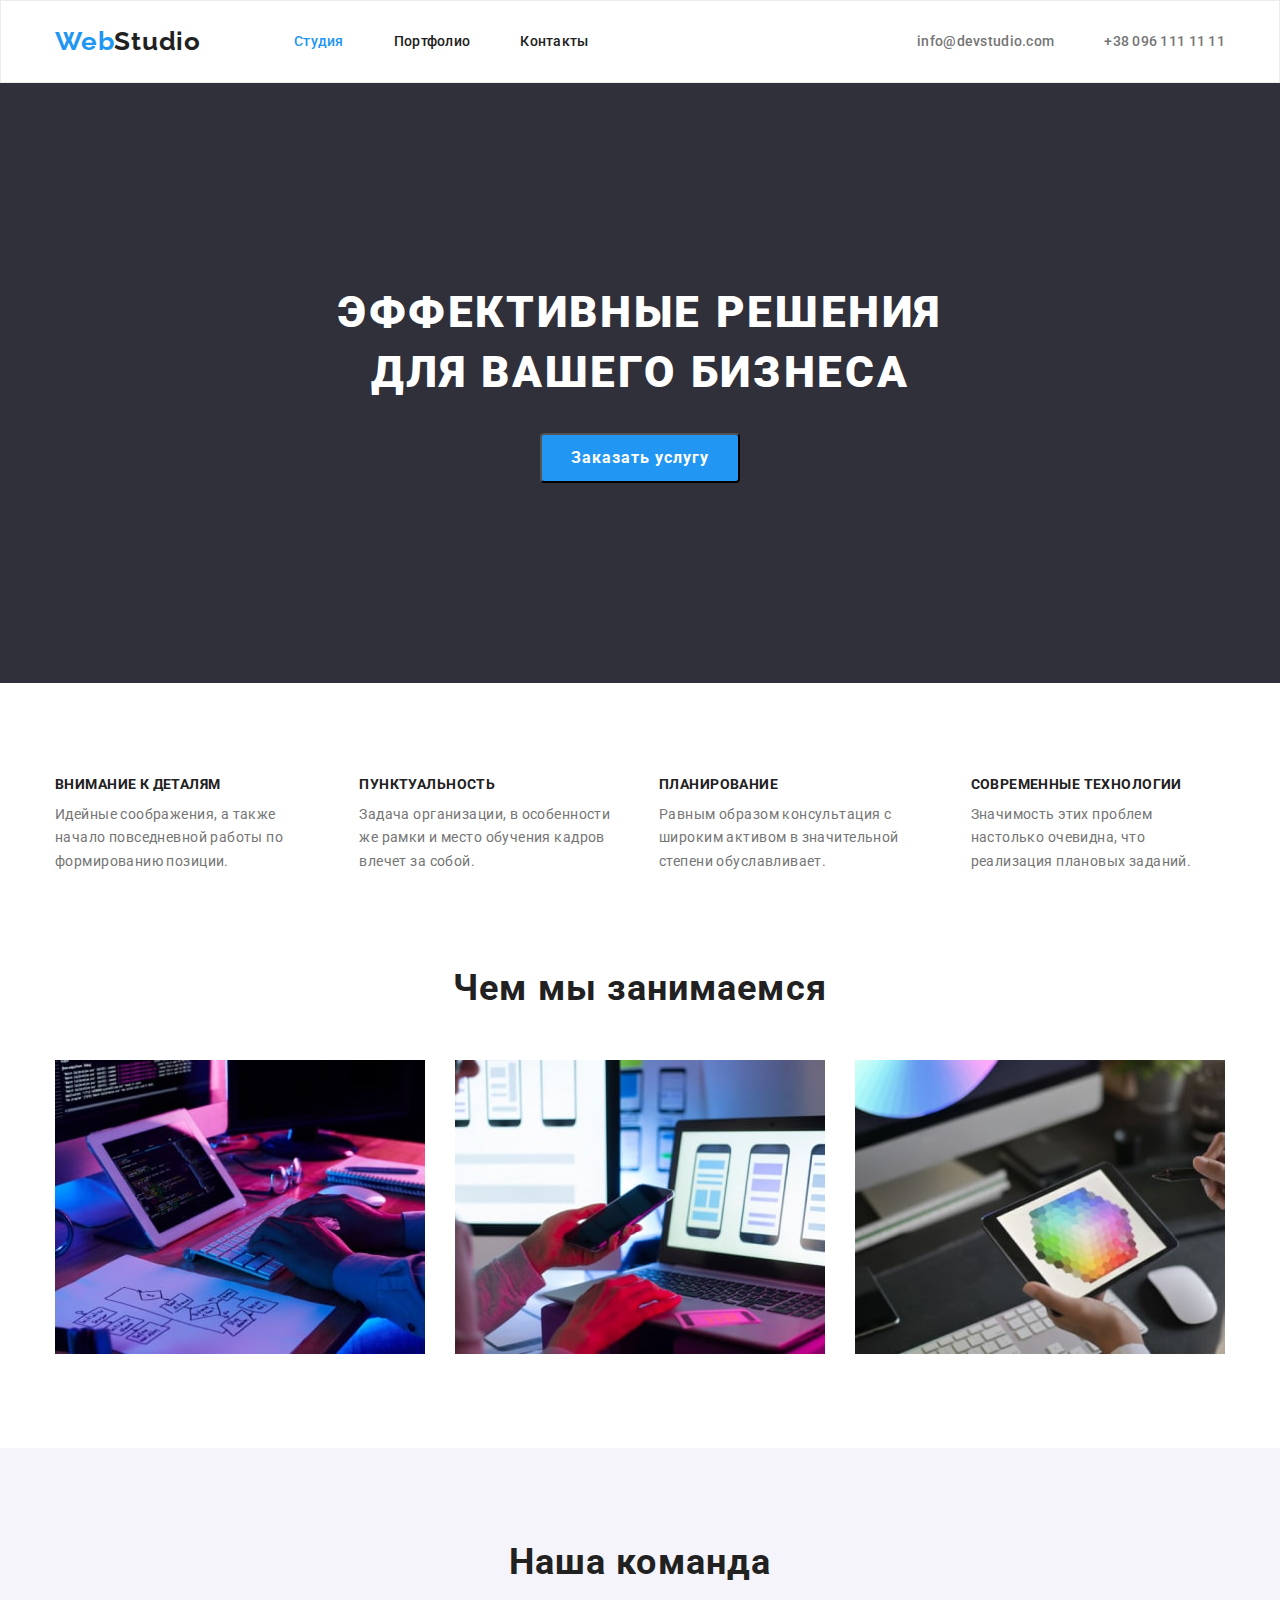
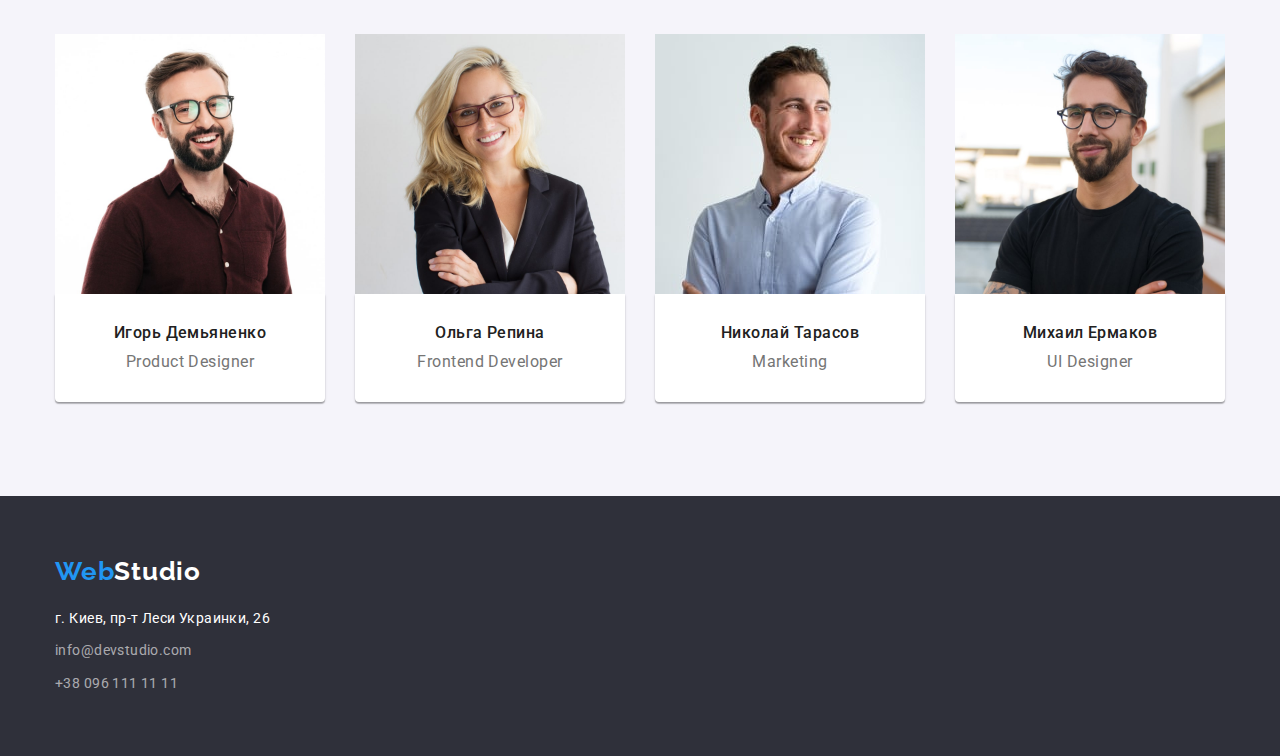
<file: index.html>
<!DOCTYPE html>
<html lang="ru">
  <head>
    <meta charset="UTF-8" />
    <meta http-equiv="X-UA-Compatible" content="IE=edge" />
    <meta name="viewport" content="width=device-width, initial-scale=1.0" />
    <title lang="en">WebStudio</title>
    <link rel="preconnect" href="https://fonts.googleapis.com" />
    <link rel="preconnect" href="https://fonts.gstatic.com" crossorigin />
    <link
      href="https://fonts.googleapis.com/css2?family=Raleway:wght@700&family=Roboto:wght@400;500;700;900&display=swap"
      rel="stylesheet"
    />
    <link
      rel="stylesheet"
      href="https://cdnjs.cloudflare.com/ajax/libs/modern-normalize/1.0.0/modern-normalize.min.css"
    />
    <link rel="stylesheet" href="./css/styless.css" />
  </head>

  <body>
    <!--  header -->

    <header class="header">
      <div class="container header-container">
        <nav class="nav-container">
          <a lang="en" href="./index.html" class="link logo logo-header"
            >Web<span class="accent-header">Studio</span>
          </a>

          <ul class="header-list">
            <li class="item">
              <a href="./index.html" class="current header-navigation link">Студия</a>
            </li>

            <li class="item">
              <a href="./portfolio.html" class="header-navigation link">Портфолио</a>
            </li>

            <li class="item">
              <a href="" class="header-navigation link">Контакты</a>
            </li>
          </ul>
        </nav>
        <ul class="header-contact-list list">
          <li class="item">
            <a href="mailto:info@devstudio.com" class="header-contact-item link"
              >info@devstudio.com
            </a>
          </li>

          <li class="item">
            <a href="tel:+380961111111" class="header-contact-item link">+38 096 111 11 11</a>
          </li>
        </ul>
      </div>
    </header>

    <!--------Hero------->
    <main>
      <section class="hero">
        <div class="container hero-container">
          <h1 class="hero-title">ЭФФЕКТИВНЫЕ РЕШЕНИЯ ДЛЯ ВАШЕГО БИЗНЕСА</h1>
          <button type="button" class="hero-btn">Заказать услугу</button>
        </div>
      </section>

      <!-------почему мы-------->
      <section class="about section about-section">
        <div class="container">
          <h2 class="visually-hidden">почему мы</h2>
          <ul class="about-list about-list-container">
            <li class="about-list-item">
              <h3 class="about-list-title">ВНИМАНИЕ К ДЕТАЛЯМ</h3>
              <p class="about-list-text">
                Идейные соображения, а также начало повседневной работы по формированию позиции.
              </p>
            </li>
            <li class="about-list-item">
              <h3 class="about-list-title">ПУНКТУАЛЬНОСТЬ</h3>
              <p class="about-list-text">
                Задача организации, в особенности же рамки и место обучения кадров влечет за собой.
              </p>
            </li>
            <li class="about-list-item">
              <h3 class="about-list-title">ПЛАНИРОВАНИЕ</h3>
              <p class="about-list-text">
                Равным образом консультация с широким активом в значительной степени обуславливает.
              </p>
            </li>
            <li class="about-list-item">
              <h3 class="about-list-title">СОВРЕМЕННЫЕ ТЕХНОЛОГИИ</h3>
              <p class="about-list-text">
                Значимость этих проблем настолько очевидна, что реализация плановых заданий.
              </p>
            </li>
          </ul>
        </div>
      </section>
      <!--------Чем мы занимаемся ------->
      <section class="work section">
        <div class="container">
          <h2 class="work-title">Чем мы занимаемся</h2>
          <ul class="work-list">
            <li class="work-list-item">
              <img src="./img/box1-min.jpg" alt="клавиатура" width="370" height="294" />
            </li>
            <li class="work-list-item">
              <img src="./img/box2-min.jpg" alt="телефон" width="370" height="294" />
            </li>
            <li class="work-list-item">
              <img src="./img/box3-min.jpg" alt="планшет" width="370" height="294" />
            </li>
          </ul>
        </div>
      </section>

      <!---------------------team------------->
      <section class="section team">
        <div class="container">
          <h2 class="team-title">Наша команда</h2>
          <ul class="team-list">
            <li class="team-list-item">
              <img src="./img/team/img-min.jpg" alt="Игорь Демьяненко" width="270" height="260" />
              <div class="team-card-content">
                <h3 class="team-list-title">Игорь Демьяненко</h3>
                <p lang="en" class="team-list-text">Product Designer</p>
              </div>
            </li>
            <li class="team-list-item">
              <img src="./img/team/img(1)-min.jpg" alt="Ольга Репина" width="270" height="260" />
              <div class="team-card-content">
                <h3 class="team-list-title">Ольга Репина</h3>
                <p lang="en" class="team-list-text">Frontend Developer</p>
              </div>
            </li>

            <li class="team-list-item">
              <img src="./img/team/img(2)-min.jpg" alt="Николай Тарасов" width="270" height="260" />
              <div class="team-card-content">
                <h3 class="team-list-title">Николай Тарасов</h3>
                <p lang="en" class="team-list-text">Marketing</p>
              </div>
            </li>
            <li class="team-list-item">
              <img src="./img/team/img(3)-min.jpg" alt="Михаил Ермаков" width="270" height="260" />
              <div class="team-card-content">
                <h3 class="team-list-title">Михаил Ермаков</h3>
                <p lang="en" class="team-list-text">UI Designer</p>
              </div>
            </li>
          </ul>
        </div>
      </section>
    </main>
    <!--------------------footer----------------->
    <footer class="footer-section">
      <div class="container">
        <a href="./index.html" class="logo link">Web<span class="accent-footer">Studio</span></a>

        <div class="footer-addres-box">
          <address class="footer-address">г. Киев, пр-т Леси Украинки, 26</address>
          <ul class="">
            <li class="footer-contact-item">
              <a href="mailto:info@devstudio.com" class="footer-contact link"
                >info@devstudio.com
              </a>
            </li>
            <li class="footer-contact-item">
              <a href="tel:+380961111111" class="footer-contact link">+38 096 111 11 11</a>
            </li>
          </ul>
        </div>
      </div>
    </footer>
  </body>
</html>
</file>
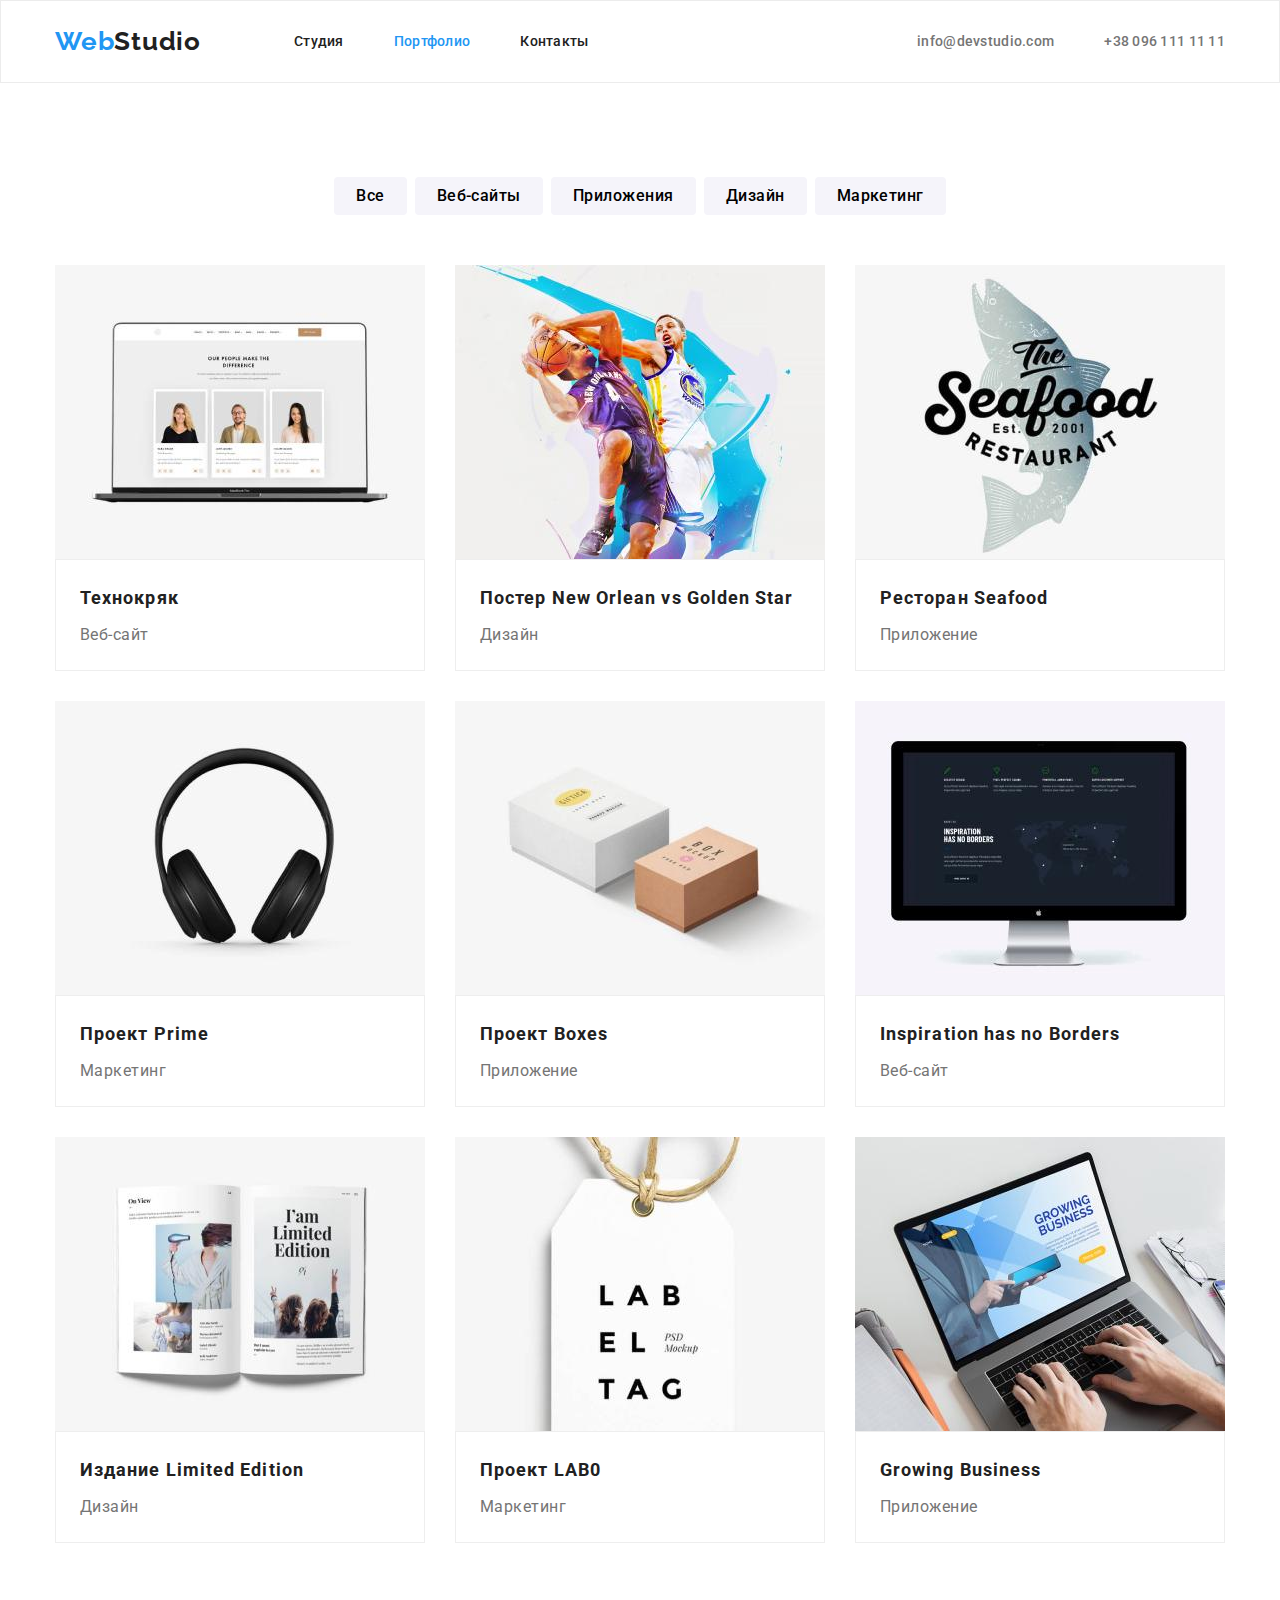
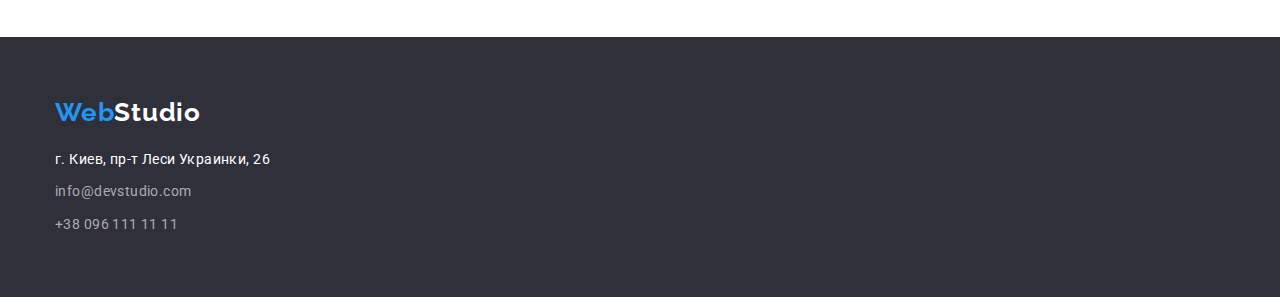
<file: portfolio.html>
<!DOCTYPE html>
<html lang="ru">
  <head>
    <meta charset="UTF-8" />
    <meta http-equiv="X-UA-Compatible" content="IE=edge" />
    <meta name="viewport" content="width=device-width, initial-scale=1.0" />
    <title lang="en">WebStudio</title>
    <link rel="preconnect" href="https://fonts.googleapis.com" />
    <link rel="preconnect" href="https://fonts.gstatic.com" crossorigin />
    <link
      href="https://fonts.googleapis.com/css2?family=Raleway:wght@700&family=Roboto:wght@400;500;700;900&display=swap"
      rel="stylesheet"
    />
    <link
      rel="stylesheet"
      href="https://cdnjs.cloudflare.com/ajax/libs/modern-normalize/1.0.0/modern-normalize.min.css"
    />

    <link rel="stylesheet" href="./css/styless.css" />
  </head>

  <body>
    <!--  header -->

    <header class="header">
      <div class="container header-container">
        <nav class="nav-container">
          <a lang="en" href="./index.html" class="link logo logo-header"
            >Web<span class="accent-header">Studio</span>
          </a>

          <ul class="header-list">
            <li class="item">
              <a href="./index.html" class="header-navigation link">Студия</a>
            </li>

            <li class="item">
              <a href="./portfolio.html" class="current header-navigation link">Портфолио</a>
            </li>

            <li class="item">
              <a href="" class="header-navigation link">Контакты</a>
            </li>
          </ul>
        </nav>
        <ul class="header-contact-list list">
          <li class="item">
            <a href="mailto:info@devstudio.com" class="header-contact-item link"
              >info@devstudio.com
            </a>
          </li>

          <li class="item">
            <a href="tel:+380961111111" class="header-contact-item link">+38 096 111 11 11</a>
          </li>
        </ul>
      </div>
    </header>

    <main>
      <!-- -----------hero---------- -->
      <section class="section portfolio-hero">
        <div class="container">
          <h2 class="visually-hidden">portfolio></h2>
          <ul class="btn-list list">
            <li class="list-btn-item">
              <button type="button" class="btn-item">Все</button>
            </li>
            <li class="list-btn-item">
              <button type="button" class="btn-item">Веб-сайты</button>
            </li>
            <li class="list-btn-item">
              <button type="button" class="btn-item">Приложения</button>
            </li>
            <li class="list-btn-item">
              <button type="button" class="btn-item">Дизайн</button>
            </li>
            <li class="list-btn-item">
              <button type="button" class="btn-item">Маркетинг</button>
            </li>
          </ul>

          <ul class="portfolio-card-list">
            <li class="portfolio-card-item">
              <div class="porfolio-card-container">
                <img
                  src="./img/img-portfolio/img-1.jpg"
                  alt="Веб-сайт Технокряк"
                  width="370"
                  height="294"
                />
                <div class="portfolio-card-description">
                  <h2 class="portfolio-item-title">Технокряк</h2>
                  <p class="portfolio-item-text">Веб-сайт</p>
                </div>
              </div>
            </li>
            <li class="portfolio-card-item">
              <div class="porfolio-card-container">
                <img
                  src="./img/img-portfolio/img-2.jpg"
                  alt="Постер к матчу баскетбольной команды "
                  width="370"
                  height="294"
                />
                <div class="portfolio-card-description">
                  <h2 class="portfolio-item-title">
                    Постер <span lang="en">New Orlean vs Golden Star</span>
                  </h2>
                  <p class="portfolio-item-text">Дизайн</p>
                </div>
              </div>
            </li>
            <li class="portfolio-card-item">
              <div class="porfolio-card-container">
                <img
                  src="./img/img-portfolio/img-3.jpg"
                  alt="Ресторан с морепродуктами"
                  width="370"
                  height="294"
                />
                <div class="portfolio-card-description">
                  <h2 class="portfolio-item-title">Ресторан <span lang="en">Seafood</span></h2>
                  <p class="portfolio-item-text">Приложение</p>
                </div>
              </div>
            </li>
            <li class="portfolio-card-item">
              <div class="porfolio-card-container">
                <img src="./img/img-portfolio/img-4.jpg" alt="Наушники" width="370" height="294" />
                <div class="portfolio-card-description">
                  <h2 class="portfolio-item-title">Проект <span lang="en">Prime</span></h2>
                  <p class="portfolio-item-text">Маркетинг</p>
                </div>
              </div>
            </li>
            <li class="portfolio-card-item">
              <div class="porfolio-card-container">
                <img
                  src="./img/img-portfolio/img-5.jpg"
                  alt="Проект Коробки"
                  width="370"
                  height="294"
                />
                <div class="portfolio-card-description">
                  <h2 class="portfolio-item-title">Проект <span lang="en">Boxes</span></h2>
                  <p class="portfolio-item-text">Приложение</p>
                </div>
              </div>
            </li>
            <li class="portfolio-card-item">
              <div class="porfolio-card-container">
                <img
                  src="./img/img-portfolio/img-6.jpg"
                  alt="Сайт: у вдохновения нет границ"
                  width="370"
                  height="294"
                />
                <div class="portfolio-card-description">
                  <h2 class="portfolio-item-title">
                    <span lang="en"></span>Inspiration has no Borders
                  </h2>
                  <p class="portfolio-item-text">Веб-сайт</p>
                </div>
              </div>
            </li>
            <li class="portfolio-card-item">
              <div class="porfolio-card-container">
                <img
                  src="./img/img-portfolio/img-7.jpg"
                  alt="Дизайн журнала"
                  width="370"
                  height="294"
                />
                <div class="portfolio-card-description">
                  <h2 class="portfolio-item-title">
                    Издание <span lang="en">Limited Edition</span>
                  </h2>
                  <p class="portfolio-item-text">Дизайн</p>
                </div>
              </div>
            </li>
            <li class="portfolio-card-item">
              <div class="porfolio-card-container">
                <img
                  src="./img/img-portfolio/img-8.jpg"
                  alt="маркетинговый проект"
                  width="370"
                  height="294"
                />
                <div class="portfolio-card-description">
                  <h2 class="portfolio-item-title">Проект <span lang="en">LAB0</span></h2>
                  <p class="portfolio-item-text">Маркетинг</p>
                </div>
              </div>
            </li>
            <li class="portfolio-card-item">
              <div class="porfolio-card-container">
                <img
                  src="./img/img-portfolio/img-9.jpg"
                  alt="Приложение: растущий бизнес"
                  width="370"
                  height="294"
                />
                <div class="portfolio-card-description">
                  <h2 class="portfolio-item-title">
                    <span lang="en">Growing Business</span>
                  </h2>
                  <p class="portfolio-item-text">Приложение</p>
                </div>
              </div>
            </li>
          </ul>
        </div>
      </section>
    </main>
    <!--------------------footer----------------->
    <footer class="footer-section">
      <div class="container">
        <a href="./index.html" class="logo link">Web<span class="accent-footer">Studio</span></a>

        <div class="footer-addres-box">
          <address class="footer-address">г. Киев, пр-т Леси Украинки, 26</address>
          <ul class="">
            <li class="footer-contact-item">
              <a href="mailto:info@devstudio.com" class="footer-contact link"
                >info@devstudio.com
              </a>
            </li>
            <li class="footer-contact-item">
              <a href="tel:+380961111111" class="footer-contact link">+38 096 111 11 11</a>
            </li>
          </ul>
        </div>
      </div>
    </footer>
  </body>
</html>
</file>
<file: css/styless.css>
:root {
  --white-background-color: #ffffff;
  --dark-background-color: #2f303a;
  --main-background-color: #e5e5e5;
  --fourth-background-color: #f5f4fa;
  --first-text-color: #212121;
  --second-text-color: #757575;
  --third-text-color: rgba(255, 255, 255, 0.6);
  --white-text-color: #ffffff;
  --accent-color: #2196f3;
  --btn-color: #f5f4fa;
  --portfolio-border-color: #757575;
  --card-description-background-color: #ffffff;
}
h1,
h2,
h3,
h4,
h5,
h6,
p {
  margin: 0;
}
img {
  display: block;
  max-width: 100%;
}
ul {
  padding: 0;
  margin: 0;
  list-style: none;
}

body {
  font-family: Roboto, sans-serif;
  font-weight: 400;
  color: var(--first-text-color);
}

.link {
  text-decoration: none;
  color: inherit;
}
.current {
  color: var(--accent-color);
}
.container {
  width: 1200px;
  padding-left: 15px;
  padding-right: 15px;
  margin-left: auto;
  margin-right: auto;
}
.section {
  padding-top: 94px;
  padding-bottom: 94px;
}
/* ----------------header------------ */

.header {
  padding-top: 25px;
  padding-bottom: 25px;
  background-color: var(--white-background-color);
  border: 1px solid #ececec;
}
.header-container {
  display: flex;
  align-items: center;
}
.nav-container {
  display: flex;
  align-items: center;
}

.logo {
  font-family: Raleway, sans-serif;
  font-weight: 700;
  font-size: 26px;
  line-height: 1.19;
  letter-spacing: 0.03em;
  color: var(--accent-color);
}
.logo-header {
  margin-right: 93px;
}
.accent-header {
  color: var(--first-text-color);
}
.header-list {
  display: flex;
}
.header-list > .item:not(:last-child) {
  margin-right: 50px;
}
.header-navigation {
  font-weight: 500;
  font-size: 14px;
  line-height: 1.14;
  letter-spacing: 0.02em;
}
.header-navigation:hover,
.header-navigation:focus {
  color: var(--accent-color);
}
.header-contact-list {
  display: flex;
}
.header-contact-list > .item:not(:last-child) {
  margin-right: 50px;
}
.header-contact-list {
  margin-left: auto;
}
.header-contact-item {
  font-weight: 500;
  font-size: 14px;
  line-height: 1.14;
  letter-spacing: 0.02em;
  color: var(--second-text-color);
}
.header-contact-item:focus,
.header-contact-item:hover {
  color: var(--accent-color);
}

/* --------------hero------------------- */

.hero {
  background-color: var(--dark-background-color);
  padding-top: 200px;
  padding-bottom: 200px;
}
.hero-container {
  text-align: center;
}
.hero-title {
  font-weight: 900;
  font-size: 44px;
  line-height: 1.36;
  letter-spacing: 0.06em;
  max-width: 696px;

  color: var(--white-text-color);

  margin-bottom: 30px;
  margin-left: auto;
  margin-right: auto;
}
.hero-btn {
  background-color: var(--accent-color);
  font-family: Roboto;
  font-style: normal;
  font-weight: bold;
  font-size: 16px;
  line-height: 1.87;
  align-items: center;
  text-align: center;
  letter-spacing: 0.06em;

  color: var(--white-text-color);

  border-radius: 4px;
  min-width: 200px;
  min-height: 50px;
}

/* ----------------about------------ */
.visually-hidden {
  position: absolute;
  white-space: nowrap;
  width: 1px;
  height: 1px;
  overflow: hidden;
  border: 0;
  padding: 0;
  clip: rect(0 0 0 0);
  clip-path: inset(50%);
  margin: -1px;
}
.about-section {
  padding-bottom: 0;
}

.about-list-container {
  display: flex;
}
.about-list-item {
  width: calc((100%-30px) / 4);
}
.about-list-item:not(:last-child) {
  margin-right: 30px;
}
.about-list-title {
  font-weight: 700;
  font-size: 14px;
  line-height: 1.14;
  letter-spacing: 0.03em;
  color: var(--first-text-color);

  margin-bottom: 10px;
}
.about-list-text {
  font-size: 14px;
  line-height: 1.71;
  letter-spacing: 0.03em;
  color: var(--second-text-color);
}
/* ----------work----------- */
.work-title {
  font-weight: 700;
  font-size: 36px;
  line-height: 1.16;
  text-align: center;
  letter-spacing: 0.03em;
  color: var(--first-text-color);
  margin-bottom: 50px;
}
.work-list {
  display: flex;
}
.work-list-item {
  flex-basis: calc(100% / 3 -30px);
}
.work-list-item:not(:last-child) {
  margin-right: 30px;
}

/* ----------------team------------- */
.team {
  background-color: var(--fourth-background-color);
}

.team-card-content {
  background-color: var(--white-background-color);
  padding: 30px 0;
  text-align: center;
  box-shadow: 0px 1px 3px rgba(0, 0, 0, 0.12), 0px 1px 1px rgba(0, 0, 0, 0.14),
    0px 2px 1px rgba(0, 0, 0, 0.2);
  border-radius: 0px 0px 4px 4px;
}
.team-list {
  display: flex;
}
.team-list-item {
  flex-basis: calc(100% / 3 -30px);
}
.team-list-item:not(:last-child) {
  margin-right: 30px;
}
.team-title {
  font-weight: 700;
  font-size: 36px;
  line-height: 1.16;
  text-align: center;
  letter-spacing: 0.03em;
  color: var(--first-text-color);

  margin-bottom: 50px;
}
.team-list-title {
  font-weight: 500;
  font-size: 16px;
  line-height: 1.18;
  text-align: center;
  letter-spacing: 0.03em;

  color: var(--first-text-color);

  padding-bottom: 10px;
}
.team-list-text {
  font-size: 16px;
  line-height: 1.18;
  text-align: center;
  letter-spacing: 0.03em;
  color: var(--second-text-color);
}
/* ----------footer----------- */

.footer-section {
  padding-top: 60px;
  padding-bottom: 60px;
  background-color: var(--dark-background-color);
}

.accent-footer {
  color: var(--white-text-color);
}
.footer-addres-box {
  margin-top: 20px;
}
.footer-address {
  font-style: normal;
  font-size: 14px;
  line-height: 1.71;
  letter-spacing: 0.03em;
  color: var(--white-text-color);

  margin-bottom: 9px;
}
.footer-contact-item:not(:last-child) {
  margin-bottom: 9px;
}
.footer-contact {
  font-size: 14px;
  line-height: 1.71;
  letter-spacing: 0.03em;

  color: var(--third-text-color);
}
.footer-contact:focus,
.footer-contact:hover {
  color: var(--accent-color);
}

/* -----------------------PORTFOLIO------------------- */

.btn-list {
  display: flex;
  justify-content: center;
  margin-bottom: 50px;
}
.btn-item {
  font-family: inherit;
  font-weight: 500;
  font-size: 16px;
  line-height: 1.62;
  text-align: center;
  letter-spacing: 0.03em;

  border: 0;
  border-radius: 4px;
  padding: 6px 22px;
  background-color: var(--btn-color);
  cursor: pointer;
}
.list-btn-item:not(:last-child) {
  margin-right: 8px;
}
.btn-item:hover,
.btn-item:focus {
  background-color: var(--accent-color);
  color: var(--white-text-color);
}
.portfolio-card-list {
  display: flex;
  flex-wrap: wrap;
  margin-right: -30px;
  margin-bottom: -30px;
}
.portfolio-card-item {
  margin-right: 30px;
  margin-bottom: 30px;
}
.portfolio-card-container {
  flex-basis: calc(100% / 3 -30px);
}
.portfolio-card-description {
  padding: 20px 24px;
  border: 1px solid #eeeeee;
  background-color: var(--card-description-background-color);
}
.portfolio-item-title {
  font-weight: 700;
  font-size: 18px;
  line-height: 2;
  letter-spacing: 0.06em;
  color: var(--first-text-color);
  margin-bottom: 4px;
}
.portfolio-item-text {
  font-size: 16px;
  line-height: 1.87;
  letter-spacing: 0.03em;
  color: var(--second-text-color);
}
</file>
